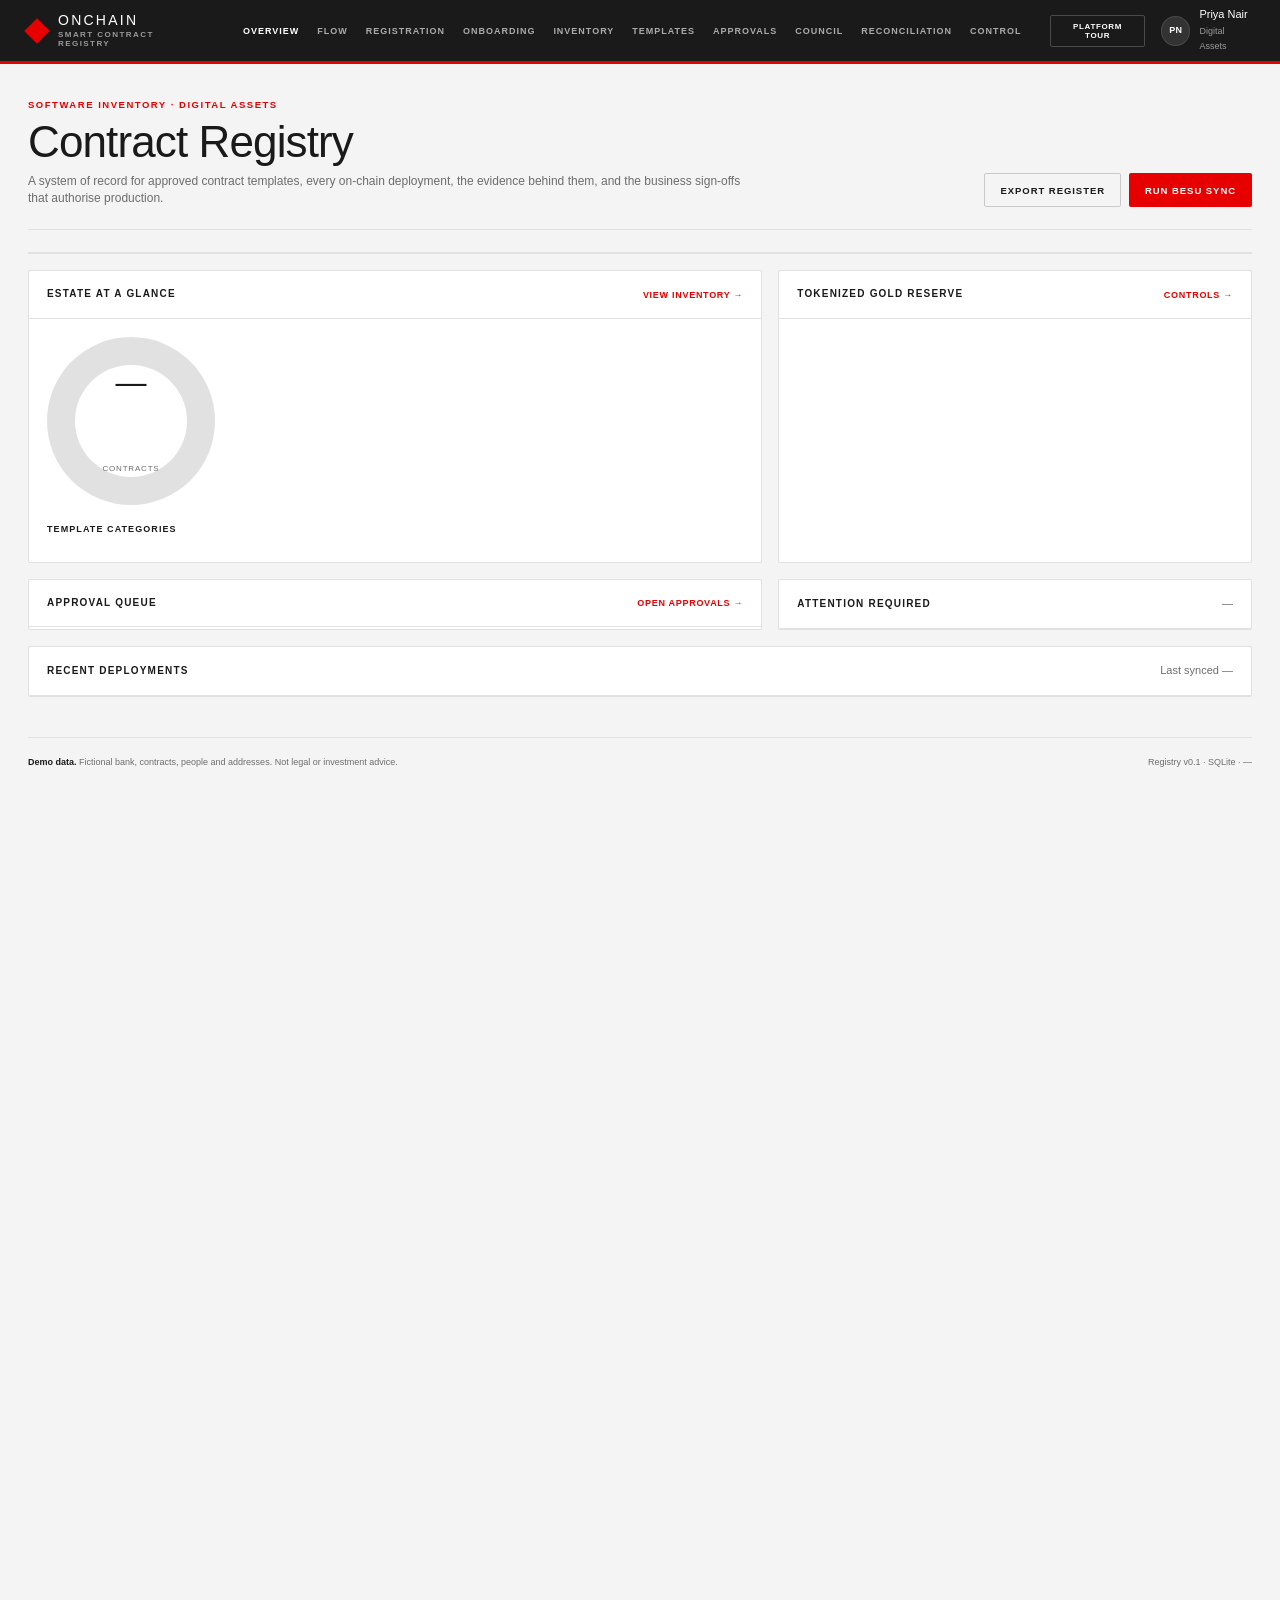
<file: index.html>
<!doctype html>
<html lang="en">
<head>
  <meta charset="utf-8">
  <meta http-equiv="refresh" content="0; url=web/index.html">
  <meta name="viewport" content="width=device-width, initial-scale=1">
  <title>Smart Contract Registry</title>
</head>
<body>
  <p><a href="web/index.html">Open the Smart Contract Registry</a></p>
</body>
</html>
</file>
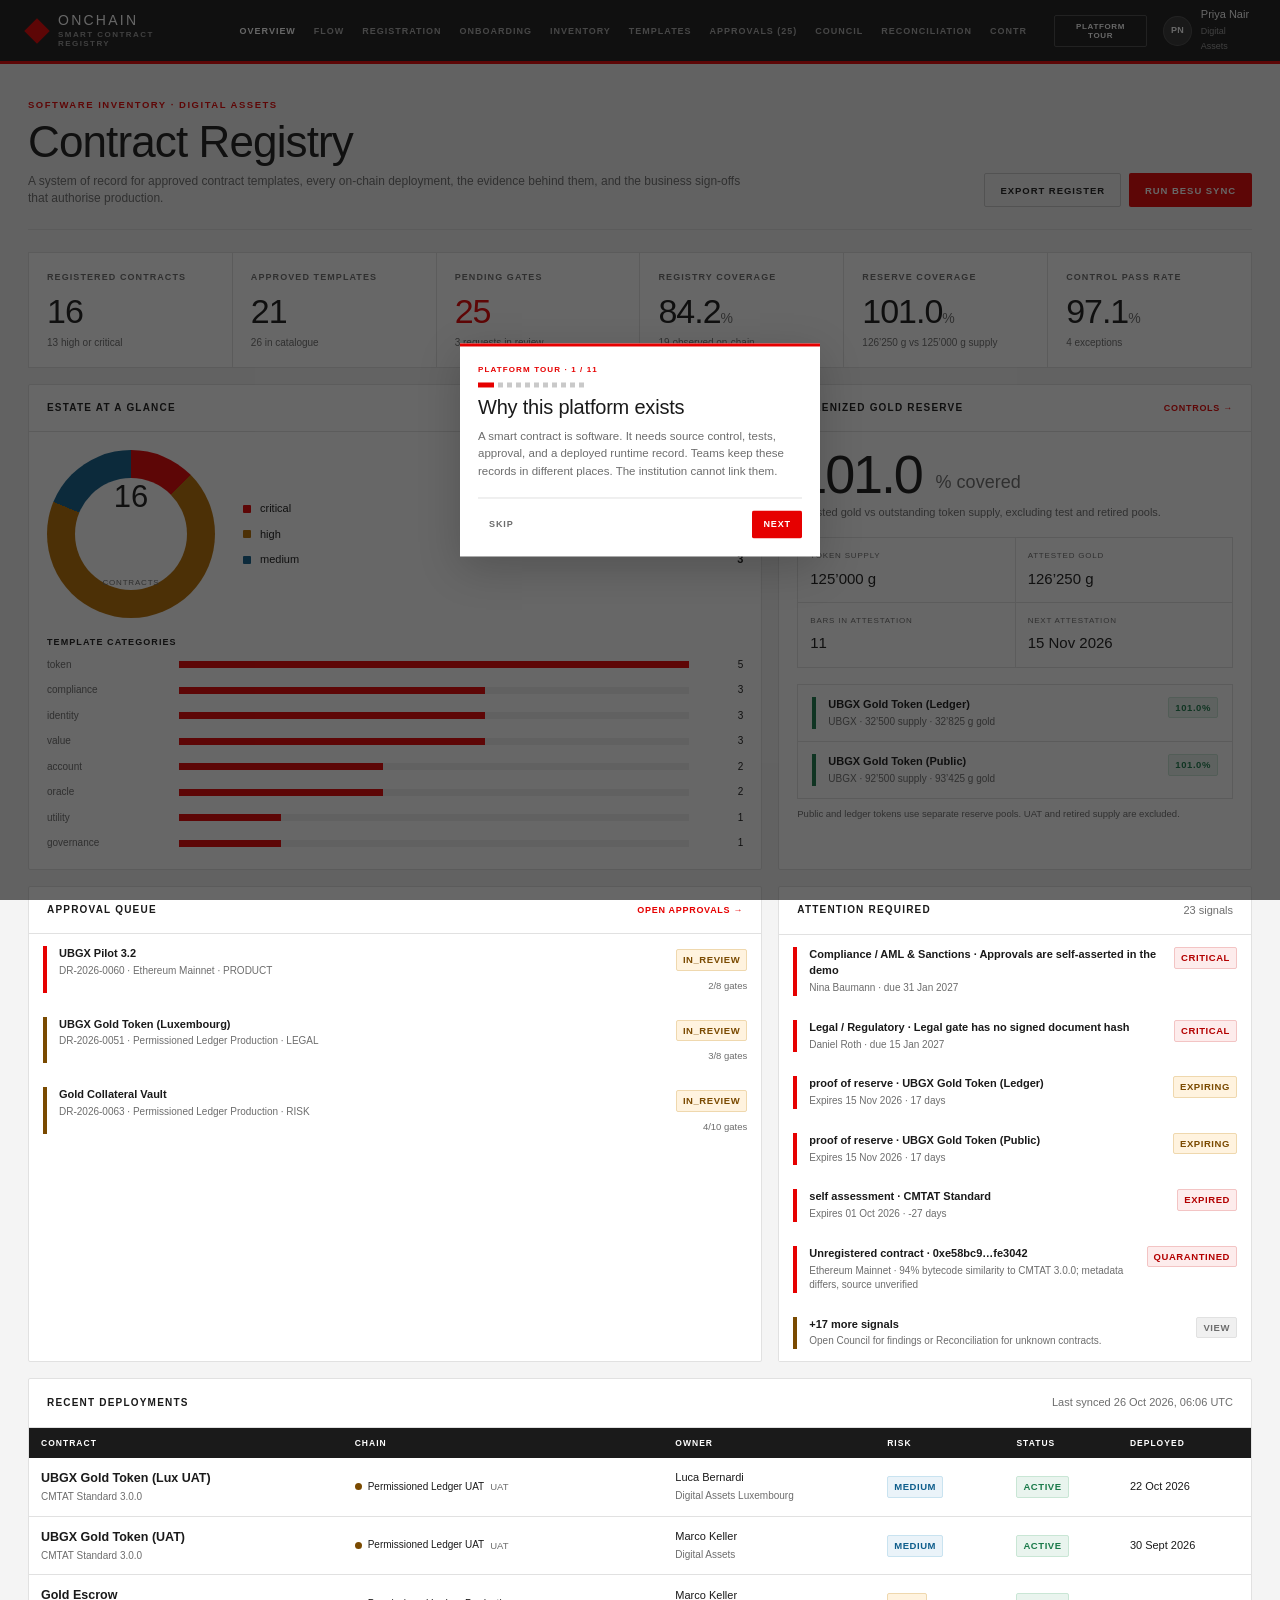
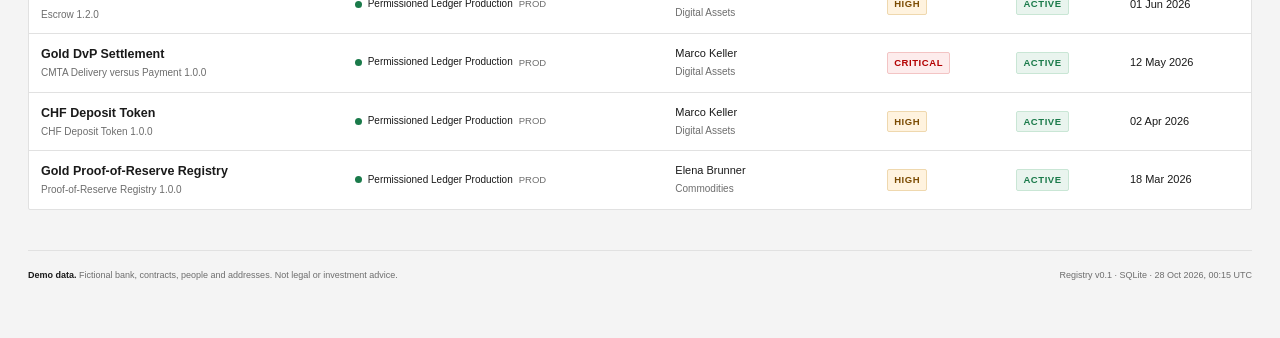
<file: web/index.html>
<!doctype html>
<html lang="en">
<head>
  <meta charset="utf-8">
  <meta name="viewport" content="width=device-width, initial-scale=1">
  <meta name="description" content="Smart Contract Inventory & Control Registry demo">
  <title>Smart Contract Registry — On-chain Control</title>
  <link rel="icon" href="data:image/svg+xml,%3Csvg xmlns='http://www.w3.org/2000/svg' viewBox='0 0 32 32'%3E%3Crect width='32' height='32' fill='%231a1a1a'/%3E%3Crect x='9' y='9' width='14' height='14' fill='%23e60000' transform='rotate(45 16 16)'/%3E%3C/svg%3E">
  <link rel="stylesheet" href="./style.css">
</head>
<body>
  <nav class="topbar" aria-label="Primary">
    <a class="brand" href="#overview" aria-label="Financial Institution Smart Contract Registry">
      <span class="brand-mark" aria-hidden="true"></span>
      <span class="brand-text">
        <span class="brand-name">ONCHAIN</span>
        <span class="brand-sub">Smart Contract Registry</span>
      </span>
    </a>
    <div class="nav-links" role="tablist" aria-label="Views">
      <button class="nav-link active" data-view="overview" role="tab" aria-selected="true">Overview</button>
      <button class="nav-link" data-view="flow" role="tab" aria-selected="false">Flow</button>
      <button class="nav-link" data-view="registration" role="tab" aria-selected="false">Registration</button>
      <button class="nav-link" data-view="onboarding" role="tab" aria-selected="false">Onboarding</button>
      <button class="nav-link" data-view="inventory" role="tab" aria-selected="false">Inventory</button>
      <button class="nav-link" data-view="templates" role="tab" aria-selected="false">Templates</button>
      <button class="nav-link" data-view="approvals" role="tab" aria-selected="false">Approvals <span id="nav-approval-count"></span></button>
      <button class="nav-link" data-view="council" role="tab" aria-selected="false">Council</button>
      <button class="nav-link" data-view="reconciliation" role="tab" aria-selected="false">Reconciliation</button>
      <button class="nav-link" data-view="controls" role="tab" aria-selected="false">Controls</button>
    </div>
    <div class="topbar-right">
      <button class="nav-tour" id="tour-start" type="button">Platform tour</button>
      <span class="env-tag"><span class="env-dot"></span> Besu prod · Ethereum</span>
      <div class="user-chip">
        <div class="avatar" aria-hidden="true"><span>PN</span></div>
        <span>Priya Nair<br><span style="color:#9a9a9a;font-size:9px">Digital Assets</span></span>
      </div>
    </div>
  </nav>

  <main class="shell">
    <header class="page-head">
      <div>
        <div class="eyebrow">Software inventory · Digital assets</div>
        <h1>Contract Registry</h1>
        <p class="page-sub">A system of record for approved contract templates, every on-chain deployment, the evidence behind them, and the business sign-offs that authorise production.</p>
      </div>
      <div class="page-actions">
        <button class="btn btn-outline" id="export-btn">Export register</button>
        <button class="btn btn-primary" id="sync-btn">Run Besu sync</button>
      </div>
    </header>

    <!-- OVERVIEW -->
    <section id="view-overview" class="view active" role="tabpanel" aria-label="Overview">
      <div class="kpi-grid" id="kpi-grid"></div>

      <div class="grid grid-2">
        <div class="card">
          <div class="card-head">
            <div class="card-title">Estate at a glance</div>
            <button class="card-link" data-nav="inventory">View inventory →</button>
          </div>
          <div class="card-body">
            <div class="donut-wrap">
              <div class="donut" id="risk-donut"><div class="donut-center"><strong id="risk-total">—</strong><span>contracts</span></div></div>
              <div class="legend" id="risk-legend"></div>
            </div>
            <div class="detail-section">
              <h4>Template categories</h4>
              <div id="category-bars"></div>
            </div>
          </div>
        </div>
        <div class="card">
          <div class="card-head">
            <div class="card-title">Tokenized gold reserve</div>
            <button class="card-link" data-nav="controls">Controls →</button>
          </div>
          <div class="card-body" id="reserve-card"></div>
        </div>
      </div>

      <div class="grid grid-2">
        <div class="card">
          <div class="card-head">
            <div class="card-title">Approval queue</div>
            <button class="card-link" data-nav="approvals">Open approvals →</button>
          </div>
          <div class="card-body tight" id="approval-preview"></div>
        </div>
        <div class="card">
          <div class="card-head">
            <div class="card-title">Attention required</div>
            <span class="small muted" id="alert-count">—</span>
          </div>
          <div class="card-body tight" id="alert-preview"></div>
        </div>
      </div>

      <div class="card section-gap">
        <div class="card-head">
          <div class="card-title">Recent deployments</div>
          <span class="small muted">Last synced <span id="last-sync">—</span></span>
        </div>
        <div class="card-body tight" id="recent-table"></div>
      </div>

      <div class="footer">
        <span><strong>Demo data.</strong> Fictional bank, contracts, people and addresses. Not legal or investment advice.</span>
        <span>Registry v0.1 · SQLite · <span id="generated-at">—</span></span>
      </div>
    </section>

    <!-- FLOW -->
    <section id="view-flow" class="view" role="tabpanel" aria-label="Control flow">
      <div class="view-intro">
        <div>
          <div class="eyebrow">Control plane · execution plane</div>
          <h2>From approved code to on-chain proof</h2>
          <p>The registry records intent and evidence. FireFly and Kaleido execute. The on-chain record closes the loop.</p>
        </div>
        <div class="page-actions">
          <button class="btn btn-primary" id="flow-play" type="button">Play flow</button>
          <button class="btn btn-outline" id="flow-reset" type="button">Reset</button>
        </div>
      </div>

      <div class="flow-board">
        <div class="flow-thesis" id="flow-thesis">
          <span class="flow-thesis-label">The control question</span>
          <p>Is the code on chain the code that was approved, for the request that was approved? A repository cannot answer that. A block explorer cannot answer that. The registry links the two records.</p>
        </div>

        <div class="flow-legend" aria-hidden="true">
          <span><i class="flow-key control"></i> Control plane</span>
          <span><i class="flow-key execution"></i> Execution plane</span>
          <span><i class="flow-key proof"></i> Evidence</span>
        </div>

        <div class="flow-pipeline" id="flow-pipeline">
          <article class="flow-node tone-control" data-flow-step="0">
            <div class="flow-node-top"><span class="flow-index">01</span><span class="flow-kind">Code</span></div>
            <h3>Approved template</h3>
            <p>Version, source, tests, audit and runtime hash.</p>
            <span class="flow-state">Control plane</span>
          </article>
          <div class="flow-connector" data-flow-link="0" aria-hidden="true"><span class="flow-wire"></span><span class="flow-packet"></span></div>
          <article class="flow-node tone-control" data-flow-step="1">
            <div class="flow-node-top"><span class="flow-index">02</span><span class="flow-kind">Intent</span></div>
            <h3>Pre-chain request</h3>
            <p>Product, chain, risk tier, config and manifest hash.</p>
            <span class="flow-state">No address</span>
          </article>
          <div class="flow-connector" data-flow-link="1" aria-hidden="true"><span class="flow-wire"></span><span class="flow-packet"></span></div>
          <article class="flow-node tone-control" data-flow-step="2">
            <div class="flow-node-top"><span class="flow-index">03</span><span class="flow-kind">Control</span></div>
            <h3>Gates and evidence</h3>
            <p>Role, order, four-eyes, expiry and gaps.</p>
            <span class="flow-state">Decision</span>
          </article>
          <div class="flow-connector" data-flow-link="2" aria-hidden="true"><span class="flow-wire"></span><span class="flow-packet"></span></div>
          <article class="flow-node tone-execution" data-flow-step="3">
            <div class="flow-node-top"><span class="flow-index">04</span><span class="flow-kind">Execute</span></div>
            <h3>FireFly / Kaleido</h3>
            <p>FireFly submits. Kaleido signs and permits.</p>
            <span class="flow-state">Execution plane</span>
          </article>
          <div class="flow-connector" data-flow-link="3" aria-hidden="true"><span class="flow-wire"></span><span class="flow-packet"></span></div>
          <article class="flow-node tone-proof" data-flow-step="4">
            <div class="flow-node-top"><span class="flow-index">05</span><span class="flow-kind">Proof</span></div>
            <h3>On-chain instance</h3>
            <p>Address, transaction, block and runtime hash.</p>
            <span class="flow-state">Chain fact</span>
          </article>
          <div class="flow-connector" data-flow-link="4" aria-hidden="true"><span class="flow-wire"></span><span class="flow-packet"></span></div>
          <article class="flow-node tone-control" data-flow-step="5">
            <div class="flow-node-top"><span class="flow-index">06</span><span class="flow-kind">Monitor</span></div>
            <h3>Reconciliation</h3>
            <p>Match the runtime hash. Quarantine unknown code.</p>
            <span class="flow-state">Continuous</span>
          </article>
        </div>

        <div class="flow-detail" id="flow-detail" aria-live="polite">
          <div class="flow-detail-top">
            <span class="flow-detail-label" id="flow-detail-label">Step 1 of 6 · Control plane</span>
            <span class="flow-detail-link" id="flow-detail-link">Template → request</span>
          </div>
          <p id="flow-detail-text">A smart contract starts as software. The template records the exact code, tests, audit and runtime hash that the institution approved.</p>
          <div class="flow-detail-progress" aria-hidden="true"><span id="flow-detail-bar"></span></div>
        </div>
      </div>

      <div class="flow-states">
        <article class="flow-state-card">
          <div class="flow-state-head">
            <span class="flow-state-tag">Before deployment</span>
            <span class="flow-state-pill">Pre-chain</span>
          </div>
          <h3>The record of decision</h3>
          <p>The institution records what it intends to deploy, why, for which users, and who accepted the risk.</p>
          <div class="flow-facts">
            <div><span>Template + version</span><strong>Approved code</strong></div>
            <div><span>Config hash</span><strong>Exact parameters</strong></div>
            <div><span>Approval gates</span><strong>Roles + evidence</strong></div>
            <div><span>Deployment authority</span><strong>FireFly / Kaleido</strong></div>
            <div><span>On-chain address</span><strong>Does not exist yet</strong></div>
          </div>
        </article>

        <div class="flow-bridge" id="flow-bridge">
          <span class="flow-bridge-kicker">The link</span>
          <div class="flow-bridge-badge">Hash match</div>
          <span class="flow-bridge-line" aria-hidden="true"></span>
          <p>Same request ID. Same runtime code hash. A mismatch opens an incident.</p>
        </div>

        <article class="flow-state-card">
          <div class="flow-state-head">
            <span class="flow-state-tag">After deployment</span>
            <span class="flow-state-pill">On-chain</span>
          </div>
          <h3>The record of fact</h3>
          <p>The chain records what exists: the address, the transaction, the runtime code, the admin and the state.</p>
          <div class="flow-facts">
            <div><span>Address</span><strong>Chain location</strong></div>
            <div><span>Transaction + block</span><strong>Deployment proof</strong></div>
            <div><span>Runtime code hash</span><strong>Actual code</strong></div>
            <div><span>Proxy + implementation</span><strong>Upgrade path</strong></div>
            <div><span>Admin + state</span><strong>Control surface</strong></div>
          </div>
        </article>
      </div>
    </section>

    <!-- REGISTRATION -->
    <section id="view-registration" class="view" role="tabpanel" aria-label="Registration">
      <div class="view-intro">
        <div>
          <h2>Registration &amp; deployment linkage</h2>
          <p>Register the intent before deployment. The same pre-chain record later points to the deployed address, transaction, block and runtime code hash.</p>
        </div>
        <div class="flex gap-12 center">
          <span class="result-count" id="registration-count">—</span>
          <button class="btn btn-primary" id="registration-new">New registration</button>
        </div>
      </div>
      <div class="kpi-grid" id="registration-kpis"></div>
      <div class="grid grid-2">
        <div class="card">
          <div class="card-head">
            <div class="card-title">Registration record</div>
            <span class="small muted" id="registration-selected-id">—</span>
          </div>
          <div class="card-body" id="registration-receipt"></div>
        </div>
        <div class="card">
          <div class="card-head">
            <div class="card-title">Pre-chain → on-chain lifecycle</div>
            <span class="small muted">Same record, later linked</span>
          </div>
          <div class="card-body" id="registration-lifecycle"></div>
        </div>
      </div>
      <div class="card section-gap">
        <div class="card-head">
          <div class="card-title">Registration ↔ deployed contract</div>
          <span class="small muted">Select a registration to inspect the link</span>
        </div>
        <div class="card-body tight" id="registration-table"></div>
      </div>
      <div class="form-note" style="padding:12px 0 0">
        A pre-chain record is a <strong>deployment request</strong> plus template, config hash, manifest hash and approvals. The on-chain record is only created after the deployment transaction. The link is the request ID, deployment transaction and bytecode hash match — not a spreadsheet note.
      </div>
    </section>

    <!-- ONBOARDING -->
    <section id="view-onboarding" class="view" role="tabpanel" aria-label="Onboarding">
      <div class="view-intro">
        <div>
          <h2>Register a contract</h2>
          <p>Start with the business intent, not the address. The wizard creates a pre-chain registration, computes the risk tier and required gates, and records the evidence gaps before anything is deployed.</p>
        </div>
        <span class="result-count" id="onboarding-step-label">Step 1 of 4</span>
      </div>
      <div class="grid grid-2">
        <div class="card">
          <div class="card-head">
            <div class="card-title">Onboarding wizard</div>
            <span class="small muted" id="onboarding-progress-label">1 / 4</span>
          </div>
          <div class="card-body">
            <div class="wizard-ruler"><span data-ruler="1" class="active">1 Intent</span><span data-ruler="2">2 Deployment</span><span data-ruler="3">3 Evidence</span><span data-ruler="4">4 Review</span></div>
            <form id="onboarding-form" autocomplete="off">
              <div class="wizard-step active" data-step="1">
                <div class="wizard-heading">What are you registering?</div>
                <div class="form-grid">
                  <div class="form-row"><label for="ob-name">Contract / product name</label><input id="ob-name" type="text" placeholder="e.g. Gold collateral rule" required aria-describedby="ob-name-error"><p class="field-error" id="ob-name-error" hidden></p></div>
                  <div class="form-row"><label for="ob-purpose">Purpose</label><select id="ob-purpose"><option value="tokenized_asset">Tokenized asset</option><option value="settlement">Settlement / value</option><option value="compliance">Compliance / rule engine</option><option value="utility">Utility / infrastructure</option></select></div>
                  <div class="form-row"><label for="ob-source">Code source</label><select id="ob-source"><option value="new">New template from scratch</option><option value="approved_params">Approved template, new parameters</option><option value="modified">Approved template, modified code</option><option value="third_party">Third-party / OSS template</option></select></div>
                  <div class="form-row" id="ob-template-row"><label for="ob-template">Approved template</label><select id="ob-template"></select></div>
                  <div class="form-row"><label for="ob-division">Business division</label><select id="ob-division"></select></div>
                  <div class="form-row"><label for="ob-owner">Business owner</label><select id="ob-owner"></select></div>
                  <div class="form-row full"><label for="ob-source-ref">Source repo / commit (optional)</label><input id="ob-source-ref" type="text" placeholder="git URL, branch, commit"></div>
                  <div class="form-row full"><label for="ob-notes">Notes</label><textarea id="ob-notes" placeholder="What is the business purpose, client journey or dependency?"></textarea></div>
                </div>
              </div>
              <div class="wizard-step" data-step="2">
                <div class="wizard-heading">Where and for whom?</div>
                <div class="form-grid">
                  <div class="form-row"><label for="ob-chain">Chain / environment</label><select id="ob-chain"></select></div>
                  <div class="form-row"><label for="ob-impact">Who uses or holds it?</label><select id="ob-impact"><option value="internal">Internal only</option><option value="external">External clients / investors</option><option value="both">Both</option></select></div>
                  <div class="form-row"><label for="ob-risk">Risk tier</label><select id="ob-risk"><option value="auto">Auto — recommend</option><option value="low">Low</option><option value="medium">Medium</option><option value="high">High</option><option value="critical">Critical</option></select></div>
                  <div class="form-row"><label for="ob-authority">Deployment authority</label><select id="ob-authority"><option value="firefly_kaleido">FireFly under Kaleido</option><option value="safe_timelock">Safe / Timelock</option><option value="factory">Factory / CREATE2</option><option value="manual">Manual developer wallet</option></select></div>
                  <div class="form-row full"><label for="ob-window">Target window (optional)</label><input id="ob-window" type="text" placeholder="e.g. 2026-11-10 09:00-11:00 UTC"></div>
                </div>
                <div class="alert-item" style="margin-top:12px"><span class="alert-mark green"></span><div class="alert-main"><div class="alert-title">FireFly under Kaleido</div><div class="alert-sub">FireFly submits the signed deployment through the Kaleido digital-asset platform. The registry records the pre-chain intent here and links the FireFly/Kaleido receipt, address, block and runtime hash after deployment.</div></div></div>
              </div>
              <div class="wizard-step" data-step="3">
                <div class="wizard-heading">What evidence exists today?</div>
                <div class="evidence-grid">
                  <label class="check-row"><input type="checkbox" class="ob-evidence" value="source_tests" checked> <span><strong>Source + tests</strong><small>Repository, test suite, build instructions</small></span></label>
                  <label class="check-row"><input type="checkbox" class="ob-evidence" value="audit"> <span><strong>Independent audit</strong><small>External audit with scope and findings</small></span></label>
                  <label class="check-row"><input type="checkbox" class="ob-evidence" value="legal" checked> <span><strong>Legal opinion / terms</strong><small>Token/prospectus terms and enforceability</small></span></label>
                  <label class="check-row"><input type="checkbox" class="ob-evidence" value="dpia" checked> <span><strong>DPIA / privacy review</strong><small>On-chain data and privacy-group assessment</small></span></label>
                  <label class="check-row"><input type="checkbox" class="ob-evidence" value="dora" checked> <span><strong>DORA / third-party</strong><small>ICT provider, outsourcing and exit review</small></span></label>
                  <label class="check-row"><input type="checkbox" class="ob-evidence" value="reserve"> <span><strong>Proof of reserve</strong><small>Custodian, auditor and reserve attestation</small></span></label>
                </div>
                <div class="form-note">The wizard does not pretend missing evidence exists. Missing items remain visible and block readiness; they are the agenda for the council.</div>
              </div>
              <div class="wizard-step" data-step="4">
                <div class="wizard-heading">Review the pre-chain registration</div>
                <div id="onboarding-review"></div>
                <div class="form-note">Creating this record does not deploy anything. It creates a deployment request with pending gates and no on-chain address.</div>
              </div>
              <div class="wizard-actions">
                <button type="button" class="btn btn-outline" id="ob-back">Back</button>
                <button type="button" class="btn btn-primary" id="ob-next">Continue</button>
                <button type="button" class="btn btn-primary" id="ob-create" style="display:none">Create pre-chain registration</button>
              </div>
            </form>
          </div>
        </div>
        <div class="card">
          <div class="card-head"><div class="card-title">Guardrails preview</div><span class="small muted">Computed from the answers</span></div>
          <div class="card-body" id="onboarding-preview"><div class="empty">Answer the first step to see the path, risk and gates.</div></div>
        </div>
      </div>
    </section>

    <!-- INVENTORY -->
    <section id="view-inventory" class="view" role="tabpanel" aria-label="Inventory">
      <div class="view-intro">
        <div>
          <h2>Contract inventory</h2>
          <p>One row per logical deployment. Implementations and shared infrastructure are linked as dependencies, not counted as products.</p>
        </div>
        <span class="result-count" id="inventory-count">—</span>
      </div>
      <div class="filter-bar">
        <div class="search"><input id="inventory-search" type="search" placeholder="Search product, template, address or owner" aria-label="Search inventory"></div>
        <select class="filter" id="inventory-risk" aria-label="Filter by risk">
          <option value="">All risk tiers</option><option value="critical">Critical</option><option value="high">High</option><option value="medium">Medium</option><option value="low">Low</option>
        </select>
        <select class="filter" id="inventory-chain" aria-label="Filter by chain"><option value="">All chains</option></select>
        <select class="filter" id="inventory-status" aria-label="Filter by status">
          <option value="">All statuses</option><option value="active">Active</option><option value="paused">Paused</option><option value="retired">Retired</option><option value="deprecated">Deprecated</option>
        </select>
      </div>
      <div class="card">
        <div class="table-wrap" id="inventory-table"></div>
      </div>
    </section>

    <!-- TEMPLATES -->
    <section id="view-templates" class="view" role="tabpanel" aria-label="Templates">
      <div class="view-intro">
        <div>
          <h2>Template catalogue</h2>
          <p>Approved code artifacts, their standards, audit state and every deployment that reuses them. A template is not a deployment.</p>
        </div>
        <span class="result-count" id="template-count">—</span>
      </div>
      <div class="filter-bar">
        <div class="search"><input id="template-search" type="search" placeholder="Search template, version or standard" aria-label="Search templates"></div>
        <select class="filter" id="template-category" aria-label="Filter by category"><option value="">All categories</option></select>
        <select class="filter" id="template-status" aria-label="Filter by template status">
          <option value="">All statuses</option><option value="approved">Approved</option><option value="draft">Draft</option><option value="deprecated">Deprecated</option>
        </select>
      </div>
      <div class="template-grid" id="template-grid"></div>
      <div class="card section-gap">
        <div class="card-head"><div class="card-title">Template controls coverage</div><span class="small muted">Templates with audit state and live deployments</span></div>
        <div class="card-body tight" id="template-table"></div>
      </div>
    </section>

    <!-- APPROVALS -->
    <section id="view-approvals" class="view" role="tabpanel" aria-label="Approvals">
      <div class="view-intro">
        <div>
          <h2>Business sign-offs</h2>
          <p>No production deployment without the required gates. Approvals are role-based, ordered, evidence-linked and checked for segregation of duties.</p>
        </div>
        <span class="result-count" id="approval-count">—</span>
      </div>
      <div class="kpi-grid" id="approval-kpis"></div>
      <div class="detail-section">
        <h4>Deployment requests</h4>
        <div class="approval-list" id="deployment-approvals"></div>
      </div>
      <div class="grid grid-2-equal section-gap">
        <div class="card">
          <div class="card-head"><div class="card-title">Template approvals</div></div>
          <div class="card-body" id="template-approvals"></div>
        </div>
        <div class="card">
          <div class="card-head"><div class="card-title">Change requests</div></div>
          <div class="card-body" id="change-approvals"></div>
        </div>
      </div>
    </section>

    <!-- COUNCIL -->
    <section id="view-council" class="view" role="tabpanel" aria-label="Council">
      <div class="view-intro">
        <div>
          <h2>Compliance & control council</h2>
          <p>A pstack-style review by the roles that actually have to sign this off: business, compliance, legal, operational risk, security, DPO, finance and regulator. Each finding has an owner, severity and evidence ask.</p>
        </div>
        <span class="result-count" id="council-count">—</span>
      </div>
      <div class="kpi-grid" id="council-kpis"></div>
      <div class="grid">
        <div class="card">
          <div class="card-head"><div class="card-title">Persona council</div><span class="small muted">Independent challenge</span></div>
          <div class="card-body" id="persona-cards"></div>
        </div>
        <div class="card">
          <div class="card-head"><div class="card-title">Compliance coverage</div><span class="small muted">Product-level profile</span></div>
          <div class="card-body tight" id="compliance-table"></div>
        </div>
      </div>
      <div class="card section-gap">
        <div class="card-head"><div class="card-title">Findings & actions</div><span class="small muted">Open, accepted and remediated</span></div>
        <div class="card-body tight" id="findings-table"></div>
      </div>
      <div class="grid grid-2 section-gap">
        <div class="card">
          <div class="card-head"><div class="card-title">Approval evidence gaps</div><span class="small muted">What audit cannot rely on</span></div>
          <div class="card-body tight" id="evidence-gaps-table"></div>
        </div>
        <div class="card">
          <div class="card-head"><div class="card-title">ICT third parties</div><span class="small muted">DORA dependency view</span></div>
          <div class="card-body tight" id="ict-table"></div>
        </div>
      </div>
      <div class="card section-gap">
        <div class="card-head"><div class="card-title">Reserve reconciliation & deployer risk</div><span class="small muted">Finance and CISO view</span></div>
        <div class="card-body" id="council-recon"></div>
      </div>
    </section>

    <!-- RECONCILIATION -->
    <section id="view-reconciliation" class="view" role="tabpanel" aria-label="Reconciliation">
      <div class="view-intro">
        <div>
          <h2>On-chain reconciliation</h2>
          <p>Besu JSON-RPC discovery feeds the registry. The chain is evidence, not the system of record. Unknown contracts never get silently ignored.</p>
        </div>
        <span class="result-count" id="discovery-count">—</span>
      </div>
      <div class="chain-grid" id="chain-cards"></div>
      <div class="grid grid-2 section-gap">
        <div class="card">
          <div class="card-head"><div class="card-title">Unknown / unlinked contracts</div><span class="small muted">Triage queue</span></div>
          <div class="card-body tight" id="discovery-table"></div>
        </div>
        <div class="card">
          <div class="card-head"><div class="card-title">Besu ingestion flow</div></div>
          <div class="card-body" id="sync-flow"></div>
        </div>
      </div>
      <div class="card section-gap">
        <div class="card-head"><div class="card-title">Sync runs</div><span class="small muted">Idempotent, checkpointed, finality-aware</span></div>
        <div class="card-body tight" id="sync-runs"></div>
      </div>
    </section>

    <!-- CONTROLS -->
    <section id="view-controls" class="view" role="tabpanel" aria-label="Controls">
      <div class="view-intro">
        <div>
          <h2>Controls & evidence</h2>
          <p>Runtime controls mapped to DORA, SOX and the internal smart-contract framework. Exceptions are explicit, owned and traceable.</p>
        </div>
        <span class="result-count" id="control-count">—</span>
      </div>
      <div class="kpi-grid" id="control-kpis"></div>
      <div class="grid grid-2">
        <div class="card">
          <div class="card-head"><div class="card-title">Control coverage</div><span class="small muted">All logical contracts</span></div>
          <div class="card-body" id="control-coverage"></div>
        </div>
        <div class="card">
          <div class="card-head"><div class="card-title">Expiring evidence</div><span class="small muted">Next 60 days</span></div>
          <div class="card-body tight" id="attestation-table"></div>
        </div>
      </div>
      <div class="grid grid-2 section-gap">
        <div class="card">
          <div class="card-head"><div class="card-title">Control exceptions</div><span class="small muted">Accepted or remediating</span></div>
          <div class="card-body tight" id="control-exceptions"></div>
        </div>
        <div class="card">
          <div class="card-head"><div class="card-title">Open incidents</div></div>
          <div class="card-body tight" id="incident-table"></div>
        </div>
      </div>
      <div class="card section-gap">
        <div class="card-head"><div class="card-title">Reserve & deployment readiness</div><span class="small muted">Token supply vs attested gold</span></div>
        <div class="card-body tight" id="reserve-table"></div>
      </div>
      <div class="card section-gap">
        <div class="card-head"><div class="card-title">Deployment readiness</div><span class="small muted">Policy-computed</span></div>
        <div class="card-body tight" id="readiness-table"></div>
      </div>
    </section>
  </main>

  <div class="modal-backdrop" id="modal-backdrop" role="dialog" aria-modal="true" aria-labelledby="modal-title">
    <div class="modal" id="modal">
      <div id="modal-content"></div>
    </div>
  </div>
  <div id="tour-layer" role="dialog" aria-modal="true" aria-labelledby="tour-title">
    <div id="tour-shade" aria-hidden="true">
      <div class="tour-shade-panel" data-shade="top"></div>
      <div class="tour-shade-panel" data-shade="bottom"></div>
      <div class="tour-shade-panel" data-shade="left"></div>
      <div class="tour-shade-panel" data-shade="right"></div>
    </div>
    <div id="tour-ring" aria-hidden="true"></div>
    <div id="tour-popover" data-placement="bottom" tabindex="-1">
      <div class="tour-eyebrow">Platform tour · <span id="tour-step-count">1 / 11</span></div>
      <div class="tour-dots" id="tour-dots" aria-hidden="true"></div>
      <div class="tour-title" id="tour-title"></div>
      <div class="tour-body" id="tour-body"></div>
      <div class="tour-actions">
        <button class="btn btn-ghost btn-sm" id="tour-skip" type="button">Skip</button>
        <div class="flex gap-8">
          <button class="btn btn-outline btn-sm" id="tour-back" type="button">Back</button>
          <button class="btn btn-primary btn-sm" id="tour-next" type="button">Next</button>
        </div>
      </div>
    </div>
  </div>
  <div class="toast-wrap" id="toast-wrap" aria-live="polite"></div>

  <script src="./data.js"></script>
  <script src="./static-api.js"></script>
  <script src="./app.js"></script>
</body>
</html>
</file>
<file: web/style.css>
/* Smart Contract Registry — Swiss-style design system.
   Red is reserved for accents, risk and primary actions. */
:root {
  --red: #e60000;
  --red-dark: #b30000;
  --red-bg: #fdecec;
  --ink: #1a1a1a;
  --ink-2: #2a2a2a;
  --paper: #ffffff;
  --canvas: #f4f4f4;
  --canvas-2: #ececec;
  --line: #e1e1e1;
  --line-strong: #c9c9c9;
  --muted: #6d6d6d;
  --muted-2: #5f5f5f;
  --green: #1a7a4a;
  --green-bg: #e9f4ee;
  --amber: #7a4a00;
  --amber-bg: #fff3df;
  --blue: #0f5e8c;
  --blue-bg: #eaf3f9;
  --gray-bg: #f0f0f0;
  --radius: 2px;
  --shadow: 0 2px 8px rgba(0, 0, 0, 0.08);
  --shadow-lg: 0 12px 40px rgba(0, 0, 0, 0.2);
  --font: "Helvetica Neue", Helvetica, Arial, sans-serif;
  --mono: "SFMono-Regular", Consolas, "Liberation Mono", monospace;
  --nav-h: 64px;
}

*, *::before, *::after { box-sizing: border-box; margin: 0; padding: 0; }
html { font-size: 16px; scroll-behavior: smooth; }
body {
  font-family: var(--font);
  color: var(--ink);
  background: var(--canvas);
  -webkit-font-smoothing: antialiased;
  line-height: 1.45;
}
button, input, select, textarea { font-family: inherit; }
button { cursor: pointer; }
a { color: inherit; }
::selection { background: var(--red); color: #fff; }
:focus-visible { outline: 2px solid var(--red); outline-offset: 2px; }

.topbar {
  position: sticky;
  top: 0;
  z-index: 100;
  height: var(--nav-h);
  display: flex;
  align-items: center;
  gap: 28px;
  padding: 0 28px;
  background: var(--ink);
  border-bottom: 3px solid var(--red);
}
.brand { display: flex; align-items: center; gap: 12px; min-width: 220px; text-decoration: none; }
.brand-mark {
  width: 18px; height: 18px; background: var(--red);
  transform: rotate(45deg); flex: 0 0 auto;
}
.brand-text { display: flex; flex-direction: column; line-height: 1.05; }
.brand-name { color: #fff; font-size: 14px; font-weight: 300; letter-spacing: 0.16em; }
.brand-sub { color: #9a9a9a; font-size: 8px; font-weight: 600; letter-spacing: 0.18em; text-transform: uppercase; margin-top: 4px; }
.nav-links { display: flex; align-self: stretch; overflow-x: auto; scrollbar-width: none; }
.nav-links::-webkit-scrollbar { display: none; }
.nav-link {
  appearance: none; border: 0; background: none; color: #ababab;
  padding: 0 15px; font-size: 10px; font-weight: 600; letter-spacing: 0.11em;
  text-transform: uppercase; border-bottom: 3px solid transparent;
  margin-bottom: -3px; transition: color .15s ease, border-color .15s ease;
  white-space: nowrap;
}
.nav-link:hover { color: #fff; }
.nav-link.active { color: #fff; border-bottom-color: var(--red); }
.topbar-right { margin-left: auto; display: flex; align-items: center; gap: 16px; }
.env-tag {
  display: flex; align-items: center; gap: 7px;
  color: #d8d8d8; font-size: 9px; font-weight: 600; letter-spacing: 0.1em;
  text-transform: uppercase;
}
.env-dot { width: 7px; height: 7px; border-radius: 50%; background: #35c07a; box-shadow: 0 0 0 3px rgba(53,192,122,.12); }
.user-chip { display: flex; align-items: center; gap: 9px; color: #fff; font-size: 11px; }
.avatar {
  width: 30px; height: 30px; border-radius: 50%; display: grid; place-items: center;
  background: #333; border: 1px solid #4a4a4a; font-size: 9px; font-weight: 700; letter-spacing: .04em;
}
.avatar span { color: #fff; }

.shell { max-width: 1480px; margin: 0 auto; padding: 0 28px 56px; }
.page-head { display: flex; align-items: flex-end; justify-content: space-between; gap: 24px; padding: 34px 0 22px; border-bottom: 1px solid var(--line); }
.eyebrow { color: var(--red); font-size: 9.5px; font-weight: 700; letter-spacing: .16em; text-transform: uppercase; margin-bottom: 8px; }
h1 { font-size: 44px; line-height: 1.02; font-weight: 300; letter-spacing: -.02em; }
.page-sub { color: var(--muted); font-size: 12px; margin-top: 8px; max-width: 720px; }
.page-actions { display: flex; gap: 8px; flex-wrap: wrap; justify-content: flex-end; }

.btn {
  display: inline-flex; align-items: center; justify-content: center; gap: 7px;
  min-height: 34px; padding: 0 15px; border: 1px solid transparent;
  border-radius: var(--radius); font-size: 9.5px; font-weight: 700;
  letter-spacing: .1em; text-transform: uppercase; text-decoration: none;
  transition: background .15s ease, color .15s ease, border-color .15s ease;
}
.btn-primary { background: var(--red); color: #fff; }
.btn-primary:hover { background: var(--red-dark); }
.btn-outline { background: transparent; color: var(--ink); border-color: var(--line-strong); }
.btn-outline:hover { border-color: var(--ink); }
.btn-ghost { background: transparent; color: var(--muted); border-color: transparent; }
.btn-ghost:hover { color: var(--ink); background: var(--gray-bg); }
.btn-danger { background: transparent; color: var(--red); border-color: var(--red); }
.btn-danger:hover { background: var(--red); color: #fff; }
.btn-sm { min-height: 28px; padding: 0 10px; font-size: 9px; }
.btn:disabled { opacity: .45; cursor: not-allowed; }

.kpi-grid { display: grid; grid-template-columns: repeat(6, minmax(0, 1fr)); gap: 1px; background: var(--line); border: 1px solid var(--line); margin-top: 22px; }
.kpi { background: var(--paper); padding: 18px 18px 16px; min-height: 112px; display: flex; flex-direction: column; justify-content: space-between; }
.kpi-label { color: var(--muted); font-size: 9px; font-weight: 700; letter-spacing: .12em; text-transform: uppercase; }
.kpi-value { font-size: 34px; line-height: 1; font-weight: 300; letter-spacing: -.03em; margin: 10px 0 8px; font-variant-numeric: tabular-nums; }
.kpi-value small { font-size: 14px; color: var(--muted); font-weight: 400; }
.kpi-sub { color: var(--muted); font-size: 10px; }
.kpi-sub strong { color: var(--ink); font-weight: 700; }
.kpi.alert .kpi-value { color: var(--red); }

.grid { display: grid; gap: 16px; margin-top: 16px; }
.grid-2 { grid-template-columns: minmax(0, 1.55fr) minmax(320px, 1fr); }
.grid-3 { grid-template-columns: repeat(3, minmax(0, 1fr)); }
.grid-2-equal { grid-template-columns: repeat(2, minmax(0, 1fr)); }

.card { background: var(--paper); border: 1px solid var(--line); border-radius: var(--radius); min-width: 0; }
.card-head { display: flex; align-items: center; justify-content: space-between; gap: 16px; padding: 16px 18px; border-bottom: 1px solid var(--line); }
.card-title { font-size: 10px; font-weight: 700; letter-spacing: .12em; text-transform: uppercase; }
.card-link { border: 0; background: none; color: var(--red); font-size: 9px; font-weight: 700; letter-spacing: .08em; text-transform: uppercase; }
.card-body { padding: 18px; }
.card-body.tight { padding: 0; }
.muted { color: var(--muted); }
.mono { font-family: var(--mono); font-size: 11px; }
.small { font-size: 11px; }
.tiny { font-size: 9.5px; }
.nowrap { white-space: nowrap; }
.right { text-align: right; }
.flex { display: flex; }
.between { justify-content: space-between; }
.center { align-items: center; }
.gap-8 { gap: 8px; }
.gap-12 { gap: 12px; }
.gap-16 { gap: 16px; }
.mt-8 { margin-top: 8px; }
.mt-12 { margin-top: 12px; }
.mt-16 { margin-top: 16px; }

/* Risk donut */
.donut-wrap { display: flex; gap: 28px; align-items: center; }
.donut {
  width: 168px; height: 168px; border-radius: 50%; position: relative; flex: 0 0 auto;
  background: conic-gradient(var(--line) 0 100%);
}
.donut::after {
  content: ""; position: absolute; inset: 28px; border-radius: 50%; background: var(--paper);
}
.donut-center { position: absolute; inset: 0; display: grid; place-items: center; z-index: 1; text-align: center; }
.donut-center strong { display: block; font-size: 31px; font-weight: 300; line-height: 1; }
.donut-center span { display: block; color: var(--muted); font-size: 8px; letter-spacing: .1em; text-transform: uppercase; margin-top: 4px; }
.legend { flex: 1; display: flex; flex-direction: column; gap: 10px; }
.legend-row { display: flex; align-items: center; gap: 9px; font-size: 11px; }
.legend-dot { width: 8px; height: 8px; border-radius: 1px; flex: 0 0 auto; }
.legend-row .count { margin-left: auto; font-weight: 700; font-variant-numeric: tabular-nums; }

.bar-row { display: grid; grid-template-columns: 120px 1fr 42px; gap: 12px; align-items: center; margin-bottom: 11px; }
.bar-row:last-child { margin-bottom: 0; }
.bar-label { font-size: 10px; color: var(--muted); white-space: nowrap; overflow: hidden; text-overflow: ellipsis; }
.bar-track { height: 7px; background: var(--gray-bg); overflow: hidden; }
.bar-fill { height: 100%; background: var(--red); transition: width .4s ease; }
.bar-fill.green { background: var(--green); }
.bar-fill.amber { background: var(--amber); }
.bar-fill.blue { background: var(--blue); }
.bar-value { font-size: 10px; text-align: right; font-variant-numeric: tabular-nums; }

.reserve-hero { display: flex; align-items: flex-end; gap: 14px; margin-bottom: 6px; }
.reserve-pct { font-size: 54px; line-height: .9; font-weight: 300; letter-spacing: -.04em; }
.reserve-unit { font-size: 18px; font-weight: 300; color: var(--muted); padding-bottom: 4px; }
.reserve-meta { display: grid; grid-template-columns: 1fr 1fr; gap: 1px; background: var(--line); border: 1px solid var(--line); margin-top: 16px; }
.reserve-meta div { background: var(--paper); padding: 12px; }
.reserve-meta span { display: block; color: var(--muted); font-size: 8px; letter-spacing: .1em; text-transform: uppercase; margin-bottom: 5px; }
.reserve-meta strong { font-size: 15px; font-weight: 400; }

/* Tables */
.table-wrap { overflow-x: auto; }
table { width: 100%; border-collapse: collapse; }
thead th {
  background: var(--ink); color: #fff; padding: 9px 12px; text-align: left;
  font-size: 8.5px; font-weight: 700; letter-spacing: .12em; text-transform: uppercase;
  white-space: nowrap;
}
tbody td { padding: 11px 12px; border-bottom: 1px solid var(--line); font-size: 12px; vertical-align: middle; }
tbody tr:last-child td { border-bottom: 0; }
tbody tr.clickable { cursor: pointer; transition: background .12s ease; }
tbody tr.clickable:hover { background: #fafafa; }
tbody tr.clickable:hover .row-title { color: var(--red); }
.row-title { font-weight: 600; font-size: 12.5px; }
.row-sub { color: var(--muted); font-size: 10px; margin-top: 3px; }
.addr { font-family: var(--mono); font-size: 10px; color: var(--muted); }
.empty { padding: 30px 18px; text-align: center; color: var(--muted); font-size: 12px; }

.badge {
  display: inline-flex; align-items: center; gap: 4px; padding: 3px 6px;
  border: 1px solid transparent; border-radius: var(--radius);
  font-size: 9.5px; font-weight: 700; letter-spacing: .06em; text-transform: uppercase;
  white-space: nowrap;
}
.badge-critical { background: var(--red-bg); color: var(--red-dark); border-color: #f3c4c4; }
.badge-high { background: var(--amber-bg); color: var(--amber); border-color: #efd8ae; }
.badge-medium { background: var(--blue-bg); color: var(--blue); border-color: #c9e3f0; }
.badge-low { background: var(--green-bg); color: var(--green); border-color: #c9e6d5; }
.badge-neutral { background: var(--gray-bg); color: var(--muted); border-color: var(--line); }
.badge-solid-red { background: var(--red); color: #fff; }
.badge-solid-green { background: var(--green); color: #fff; }
.badge-solid-dark { background: var(--ink); color: #fff; }
.badge-outline { background: transparent; border-color: var(--line-strong); color: var(--muted); }
.dot { width: 5px; height: 5px; border-radius: 50%; background: currentColor; }

.chain-pill { display: inline-flex; align-items: center; gap: 6px; font-size: 10px; color: var(--ink); white-space: nowrap; }
.chain-dot { width: 7px; height: 7px; border-radius: 50%; background: var(--blue); }
.chain-dot.eth { background: #627eea; }
.chain-dot.besu { background: #1a7a4a; }
.chain-dot.uat { background: var(--amber); }

.chip { display: inline-flex; padding: 2px 6px; border: 1px solid var(--line); color: var(--muted); font-size: 8.5px; letter-spacing: .03em; margin: 2px 3px 2px 0; }
.chip.red { border-color: #f3c4c4; color: var(--red-dark); background: var(--red-bg); }
.chip.green { border-color: #c9e6d5; color: var(--green); background: var(--green-bg); }
.chip.blue { border-color: #c9e3f0; color: var(--blue); background: var(--blue-bg); }

/* Alerts */
.alert-list { display: flex; flex-direction: column; gap: 1px; background: var(--line); border: 1px solid var(--line); }
.alert-item { background: var(--paper); padding: 12px 14px; display: flex; gap: 12px; align-items: flex-start; }
.alert-mark { width: 4px; align-self: stretch; background: var(--red); flex: 0 0 auto; }
.alert-mark.amber { background: var(--amber); }
.alert-mark.blue { background: var(--blue); }
.alert-mark.green { background: var(--green); }
.alert-main { flex: 1; min-width: 0; }
.alert-title { font-size: 11px; font-weight: 600; }
.alert-sub { font-size: 10px; color: var(--muted); margin-top: 2px; }
.alert-date { font-size: 9px; color: var(--muted); white-space: nowrap; }

/* Approvals */
.approval-list { display: flex; flex-direction: column; gap: 12px; }
.approval-card { border: 1px solid var(--line); background: var(--paper); }
.approval-head { padding: 15px 16px; display: flex; align-items: flex-start; justify-content: space-between; gap: 16px; border-bottom: 1px solid var(--line); }
.approval-title { font-size: 15px; font-weight: 500; }
.approval-meta { display: flex; flex-wrap: wrap; gap: 10px; align-items: center; margin-top: 6px; color: var(--muted); font-size: 10px; }
.progress { height: 3px; background: var(--gray-bg); }
.progress > span { display: block; height: 100%; background: var(--red); }
.gate-rail { display: flex; overflow-x: auto; padding: 14px 16px 8px; gap: 0; }
.gate {
  position: relative; flex: 1 0 92px; padding: 0 8px 14px 0; min-width: 92px;
}
.gate::after { content: ""; position: absolute; left: 14px; right: 0; top: 9px; height: 1px; background: var(--line); }
.gate:last-child::after { display: none; }
.gate-node {
  width: 18px; height: 18px; border: 1px solid var(--line-strong); background: var(--paper);
  display: grid; place-items: center; font-size: 8px; color: var(--muted); position: relative; z-index: 1;
  border-radius: 50%;
}
.gate.done .gate-node { background: var(--green); border-color: var(--green); color: #fff; }
.gate.current .gate-node { background: var(--red); border-color: var(--red); color: #fff; box-shadow: 0 0 0 3px var(--red-bg); }
.gate.rejected .gate-node { background: var(--ink); border-color: var(--ink); color: #fff; }
.gate-label { margin-top: 7px; font-size: 8px; font-weight: 700; letter-spacing: .06em; text-transform: uppercase; color: var(--muted); }
.gate.current .gate-label { color: var(--red); }
.gate.done .gate-label { color: var(--ink); }
.gate-who { font-size: 8.5px; color: var(--muted); margin-top: 2px; max-width: 90px; overflow: hidden; text-overflow: ellipsis; white-space: nowrap; }
.approval-foot { display: flex; align-items: center; justify-content: space-between; gap: 12px; padding: 10px 16px; border-top: 1px solid var(--line); background: #fcfcfc; }

/* Template cards */
.template-grid { display: grid; grid-template-columns: repeat(3, minmax(0, 1fr)); gap: 12px; margin-top: 16px; }
.template-card { background: var(--paper); border: 1px solid var(--line); padding: 16px; cursor: pointer; transition: border-color .15s ease, transform .15s ease; display: flex; flex-direction: column; min-height: 190px; }
.template-card:hover { border-color: var(--ink); }
.template-top { display: flex; justify-content: space-between; gap: 10px; align-items: flex-start; }
.template-name { font-size: 15px; font-weight: 500; line-height: 1.2; }
.template-version { font-family: var(--mono); font-size: 9px; color: var(--muted); margin-top: 3px; }
.template-desc { color: var(--muted); font-size: 10.5px; margin-top: 10px; line-height: 1.45; flex: 1; }
.template-foot { display: flex; justify-content: space-between; gap: 8px; align-items: center; margin-top: 12px; padding-top: 10px; border-top: 1px solid var(--line); color: var(--muted); font-size: 9px; }
.template-stats { display: flex; gap: 12px; margin-top: 10px; }
.template-stat strong { display: block; font-size: 17px; font-weight: 300; line-height: 1; }
.template-stat span { font-size: 7.5px; letter-spacing: .08em; text-transform: uppercase; color: var(--muted); }

/* Reconciliation */
.chain-grid { display: grid; grid-template-columns: repeat(3, minmax(0, 1fr)); gap: 12px; }
.chain-card { background: var(--paper); border: 1px solid var(--line); padding: 16px; }
.chain-card-head { display: flex; justify-content: space-between; gap: 10px; align-items: flex-start; }
.chain-name { font-size: 13px; font-weight: 600; }
.chain-meta { color: var(--muted); font-size: 9.5px; margin-top: 3px; }
.chain-stats { display: grid; grid-template-columns: repeat(3, 1fr); gap: 1px; background: var(--line); border: 1px solid var(--line); margin-top: 14px; }
.chain-stats div { background: var(--paper); padding: 9px; }
.chain-stats span { display: block; color: var(--muted); font-size: 7.5px; text-transform: uppercase; letter-spacing: .08em; }
.chain-stats strong { font-size: 14px; font-weight: 400; }
.discovery-row { border-left: 3px solid var(--red); }
.discovery-row.new { border-left-color: var(--amber); }
.discovery-row.linked { border-left-color: var(--green); }
.discovery-row.quarantined { border-left-color: var(--red); }

/* Controls */
.control-row { margin-bottom: 13px; }
.control-row:last-child { margin-bottom: 0; }
.control-top { display: flex; justify-content: space-between; gap: 12px; font-size: 10.5px; margin-bottom: 5px; }
.control-top strong { font-weight: 600; }
.control-top span { color: var(--muted); font-variant-numeric: tabular-nums; }
.status-pass { color: var(--green); }
.status-fail, .status-exception { color: var(--red); }
.status-not_applicable, .status-not_tested { color: var(--muted); }

/* Filters */
.filter-bar { display: flex; gap: 8px; flex-wrap: wrap; align-items: center; margin: 18px 0 12px; }
.search { position: relative; flex: 1 1 240px; max-width: 360px; }
.search input { width: 100%; height: 34px; border: 1px solid var(--line-strong); background: var(--paper); padding: 0 10px 0 30px; font-size: 11px; border-radius: var(--radius); }
.search::before { content: "⌕"; position: absolute; left: 10px; top: 6px; color: var(--muted); font-size: 15px; }
select.filter, input.filter {
  height: 34px; border: 1px solid var(--line-strong); background: var(--paper);
  padding: 0 26px 0 9px; font-size: 10px; border-radius: var(--radius); color: var(--ink);
  appearance: none; background-image: linear-gradient(45deg, transparent 50%, #777 50%), linear-gradient(135deg, #777 50%, transparent 50%);
  background-position: calc(100% - 13px) 14px, calc(100% - 9px) 14px;
  background-size: 4px 4px, 4px 4px; background-repeat: no-repeat;
}
.result-count { color: var(--muted); font-size: 10px; margin-left: auto; }

/* Modal */
.modal-backdrop { position: fixed; inset: 0; background: rgba(15,15,15,.5); z-index: 200; display: none; align-items: flex-start; justify-content: center; padding: 34px 20px; overflow-y: auto; }
.modal-backdrop.open { display: flex; }
.modal { background: var(--paper); width: min(1120px, 100%); border-top: 4px solid var(--red); box-shadow: var(--shadow-lg); position: relative; animation: rise .18s ease; }
@keyframes rise { from { opacity: 0; transform: translateY(8px); } to { opacity: 1; transform: translateY(0); } }
.modal-head { padding: 20px 24px 16px; border-bottom: 1px solid var(--line); display: flex; justify-content: space-between; gap: 20px; align-items: flex-start; }
.modal-title { font-size: 24px; font-weight: 300; line-height: 1.15; }
.modal-sub { color: var(--muted); font-size: 10.5px; margin-top: 5px; }
.modal-close { border: 0; background: var(--gray-bg); width: 30px; height: 30px; font-size: 16px; line-height: 1; color: var(--muted); flex: 0 0 auto; }
.modal-close:hover { background: var(--ink); color: #fff; }
.modal-body { padding: 22px 24px 26px; max-height: calc(100vh - 200px); overflow-y: auto; }
.modal-tabs { display: flex; gap: 0; border-bottom: 1px solid var(--line); margin: -4px 0 18px; overflow-x: auto; }
.modal-tab { border: 0; background: none; padding: 10px 13px; color: var(--muted); font-size: 9px; font-weight: 700; letter-spacing: .08em; text-transform: uppercase; border-bottom: 2px solid transparent; white-space: nowrap; }
.modal-tab.active { color: var(--ink); border-bottom-color: var(--red); }
.modal-panel { display: none; }
.modal-panel.active { display: block; }
.detail-grid { display: grid; grid-template-columns: repeat(4, minmax(0, 1fr)); gap: 1px; background: var(--line); border: 1px solid var(--line); }
.detail-cell { background: var(--paper); padding: 11px 12px; min-width: 0; }
.detail-cell span { display: block; color: var(--muted); font-size: 7.5px; letter-spacing: .1em; text-transform: uppercase; margin-bottom: 4px; }
.detail-cell strong, .detail-cell div { font-size: 11px; font-weight: 500; word-break: break-word; }
.detail-grid.two { grid-template-columns: repeat(2, minmax(0, 1fr)); }
.detail-section { margin-top: 18px; }
.detail-section h4 { font-size: 9px; letter-spacing: .12em; text-transform: uppercase; margin-bottom: 8px; }
.address-box { display: flex; align-items: center; gap: 8px; background: #fafafa; border: 1px solid var(--line); padding: 7px 9px; font-family: var(--mono); font-size: 10px; word-break: break-all; }
.copy-btn { margin-left: auto; border: 0; background: none; color: var(--red); font-size: 8px; font-weight: 700; letter-spacing: .08em; text-transform: uppercase; }
.link-list { display: flex; flex-direction: column; gap: 6px; }
.link-item { display: flex; align-items: center; gap: 9px; padding: 8px 10px; border: 1px solid var(--line); font-size: 10.5px; }
.link-relation { color: var(--red); font-size: 8px; font-weight: 700; letter-spacing: .06em; text-transform: uppercase; min-width: 116px; }
.link-arrow { color: var(--muted); }
.link-target { font-weight: 500; }
.timeline { border-left: 1px solid var(--line); padding-left: 16px; display: flex; flex-direction: column; gap: 14px; }
.timeline-item { position: relative; }
.timeline-item::before { content: ""; position: absolute; left: -20px; top: 4px; width: 7px; height: 7px; background: var(--red); border-radius: 50%; }
.timeline-date { color: var(--muted); font-size: 8.5px; letter-spacing: .04em; text-transform: uppercase; }
.timeline-title { font-size: 11.5px; font-weight: 600; margin-top: 2px; }
.timeline-sub { color: var(--muted); font-size: 10px; margin-top: 2px; }
.form-row { margin-bottom: 14px; }
.form-row label { display: block; font-size: 8.5px; font-weight: 700; letter-spacing: .1em; text-transform: uppercase; color: var(--muted); margin-bottom: 5px; }
.form-row select, .form-row textarea { width: 100%; border: 1px solid var(--line-strong); background: var(--paper); padding: 9px; font-size: 11px; border-radius: var(--radius); }
.form-row textarea { min-height: 74px; resize: vertical; }
.form-note { color: var(--muted); font-size: 9.5px; margin-top: 8px; }
.modal-actions { display: flex; justify-content: flex-end; gap: 8px; margin-top: 18px; padding-top: 14px; border-top: 1px solid var(--line); }

/* Toast */
.toast-wrap { position: fixed; right: 20px; bottom: 20px; z-index: 300; display: flex; flex-direction: column; gap: 8px; }
.toast { background: var(--ink); color: #fff; padding: 12px 16px; border-left: 3px solid var(--red); box-shadow: var(--shadow-lg); font-size: 11px; min-width: 260px; max-width: 420px; animation: toastIn .2s ease; }
.toast.success { border-left-color: #35c07a; }
.toast.error { border-left-color: var(--red); }
.toast.info { border-left-color: #5aa9d6; }
@keyframes toastIn { from { opacity: 0; transform: translateY(6px); } to { opacity: 1; transform: translateY(0); } }

/* Footer */
.footer { border-top: 1px solid var(--line); margin-top: 40px; padding: 18px 0 0; display: flex; justify-content: space-between; gap: 20px; color: var(--muted); font-size: 9px; }
.footer strong { color: var(--ink); font-weight: 600; }

/* Views */
.view { display: none; }
.view.active { display: block; }
.view-intro { display: flex; justify-content: space-between; gap: 20px; align-items: flex-end; margin-top: 26px; }
.view-intro h2 { font-size: 24px; font-weight: 300; letter-spacing: -.01em; }
.view-intro p { color: var(--muted); font-size: 11px; max-width: 680px; margin-top: 4px; }
.section-gap { margin-top: 16px; }

/* Responsive */
@media (max-width: 1500px) {
  .nav-link { padding: 0 9px; font-size: 9px; }
  .brand { min-width: 170px; }
  .topbar-right .env-tag { display: none; }
}
@media (max-width: 1200px) {
  .kpi-grid { grid-template-columns: repeat(3, minmax(0, 1fr)); }
  .grid-2 { grid-template-columns: 1fr; }
  .template-grid { grid-template-columns: repeat(2, minmax(0, 1fr)); }
  .chain-grid { grid-template-columns: 1fr; }
  .detail-grid { grid-template-columns: repeat(2, minmax(0, 1fr)); }
}
@media (max-width: 820px) {
  .topbar { height: auto; min-height: 64px; padding: 10px 16px; gap: 10px; flex-wrap: wrap; }
  .brand { min-width: auto; }
  .brand-sub { display: none; }
  .nav-links { order: 3; width: 100%; height: 34px; margin-top: 4px; }
  .nav-link { padding: 0 10px; }
  .topbar-right { margin-left: auto; }
  .topbar-right .env-tag { display: none; }
  .user-chip > span { display: none; }
  .shell { padding: 0 16px 40px; }
  h1 { font-size: 34px; }
  .page-head { flex-direction: column; align-items: flex-start; }
  .page-actions { justify-content: flex-start; }
  .kpi-grid { grid-template-columns: repeat(2, minmax(0, 1fr)); }
  .grid-3, .grid-2-equal, .template-grid { grid-template-columns: 1fr; }
  .donut-wrap { flex-direction: column; align-items: flex-start; }
  .detail-grid { grid-template-columns: 1fr; }
  .modal-body { padding: 18px 16px; }
  .modal-head { padding: 16px; }
  .approval-head { flex-direction: column; }
  .reserve-pct { font-size: 42px; }
  .bar-row { grid-template-columns: 96px 1fr 36px; }
}

/* Registration lifecycle */
.timeline-item.done::before { background: var(--green); }
.timeline-item.pending::before { background: var(--line-strong); }
.timeline-item.pending .timeline-title { color: var(--muted); }
.timeline-item.pending .timeline-sub { color: var(--muted-2); }

/* Onboarding wizard */
.wizard-ruler { display: flex; gap: 0; border-bottom: 1px solid var(--line); margin-bottom: 20px; overflow-x: auto; }
.wizard-ruler span { flex: 1; min-width: 88px; padding: 9px 8px; font-size: 9px; font-weight: 700; letter-spacing: .1em; text-transform: uppercase; color: var(--muted-2); border-bottom: 2px solid transparent; }
.wizard-ruler span.active { color: var(--ink); border-bottom-color: var(--red); }
.wizard-heading { font-size: 18px; font-weight: 300; letter-spacing: -.01em; margin: 4px 0 14px; }
.wizard-step { display: none; }
.wizard-step.active { display: block; }
.wizard-actions { display: flex; justify-content: flex-end; gap: 8px; margin-top: 20px; padding-top: 14px; border-top: 1px solid var(--line); }
.form-grid { display: grid; grid-template-columns: 1fr 1fr; gap: 12px 14px; }
.form-grid .form-row { margin-bottom: 0; }
.form-row.full { grid-column: 1 / -1; }
.evidence-grid { display: grid; grid-template-columns: 1fr 1fr; gap: 8px; }
.check-row { display: flex; gap: 9px; align-items: flex-start; border: 1px solid var(--line); padding: 10px; cursor: pointer; font-size: 11px; }
.check-row:hover { border-color: var(--line-strong); }
.check-row input { margin-top: 2px; accent-color: var(--red); }
.check-row span { display: flex; flex-direction: column; gap: 2px; }
.check-row small { color: var(--muted); font-size: 9px; line-height: 1.35; }
.preview-block { border: 1px solid var(--line); padding: 12px; margin-bottom: 10px; }
.preview-label { color: var(--muted); font-size: 8px; font-weight: 700; letter-spacing: .1em; text-transform: uppercase; margin-bottom: 4px; }
.preview-value { font-size: 13px; }
.preview-list { display: flex; flex-direction: column; gap: 6px; margin-top: 8px; }
.preview-list div { display: flex; justify-content: space-between; gap: 12px; font-size: 10px; }
.preview-list span:last-child { color: var(--muted); text-align: right; }
.review-grid { display: grid; grid-template-columns: 1fr 1fr; gap: 1px; background: var(--line); border: 1px solid var(--line); }
.review-grid div { background: var(--paper); padding: 10px 12px; }
.review-grid div > span:first-child { display: block; color: var(--muted); font-size: 7.5px; text-transform: uppercase; letter-spacing: .1em; margin-bottom: 3px; }
.review-grid strong { font-size: 11px; font-weight: 500; word-break: break-word; }
.review-grid .badge { display: inline-flex; margin-bottom: 0; }
@media (max-width: 820px) {
  .form-grid, .evidence-grid, .review-grid { grid-template-columns: 1fr; }
}

/* Inline form errors */
.field-error { color: var(--red-dark); font-size: 10px; margin-top: 4px; line-height: 1.35; }
.field-error[hidden] { display: none; }

/* Platform tour */
.nav-tour {
  border: 1px solid #4a4a4a; background: transparent; color: #fff;
  padding: 6px 9px; font-size: 8px; font-weight: 700; letter-spacing: .08em;
  text-transform: uppercase; border-radius: var(--radius);
}
.nav-tour:hover { border-color: var(--red); color: #fff; }
body.tour-open { overflow: hidden; }
#tour-layer { position: fixed; inset: 0; z-index: 400; display: none; }
#tour-layer.open { display: block; }
#tour-shade { position: absolute; inset: 0; z-index: 401; overflow: hidden; pointer-events: none; }
.tour-shade-panel { position: absolute; background: rgba(10, 10, 10, .62); pointer-events: none; }
#tour-ring {
  position: absolute; z-index: 402; border: 2px solid var(--red);
  border-radius: var(--radius); pointer-events: none; box-sizing: border-box;
}
#tour-ring[hidden] { display: none; }
#tour-popover {
  position: absolute; z-index: 403; width: min(360px, calc(100vw - 28px));
  background: var(--paper); border-top: 3px solid var(--red); box-shadow: var(--shadow-lg);
  padding: 18px; outline: none;
}
.tour-dots { display: flex; gap: 4px; margin: -1px 0 9px; }
.tour-dot { width: 5px; height: 5px; background: var(--line-strong); transition: width .15s ease, background .15s ease; }
.tour-dot.done { background: var(--muted); }
.tour-dot.active { width: 16px; background: var(--red); }
#tour-popover.center { top: 50%; left: 50%; transform: translate(-50%, -50%); }
#tour-popover::after { content: ""; position: absolute; width: 0; height: 0; border: 7px solid transparent; }
#tour-popover[data-placement="bottom"]::after { top: -14px; left: var(--arrow-left, 50%); border-bottom-color: var(--red); }
#tour-popover[data-placement="top"]::after { bottom: -14px; left: var(--arrow-left, 50%); border-top-color: var(--paper); }
#tour-popover[data-placement="center"]::after { display: none; }
.tour-eyebrow { color: var(--red); font-size: 8px; font-weight: 700; letter-spacing: .14em; text-transform: uppercase; margin-bottom: 7px; }
.tour-title { font-size: 20px; font-weight: 300; line-height: 1.15; letter-spacing: -.01em; }
.tour-body { color: var(--muted); font-size: 11.5px; line-height: 1.55; margin-top: 9px; }
.tour-body strong { color: var(--ink); font-weight: 700; }
.tour-actions { display: flex; justify-content: space-between; align-items: center; gap: 12px; margin-top: 16px; padding-top: 12px; border-top: 1px solid var(--line); }
@media (max-width: 820px) {
  .nav-tour { display: inline-block; padding: 5px 7px; font-size: 7.5px; }
  #tour-popover { position: fixed; left: 14px; right: 14px; bottom: 14px; top: auto; width: auto; transform: none; }
  #tour-popover::after { display: none; }
  #tour-popover.center { left: 14px; right: 14px; top: 50%; bottom: auto; transform: translateY(-50%); }
}


/* Presentation flow */
.flow-board { margin-top: 18px; border: 1px solid var(--line); background: var(--paper); padding: 18px; }
.flow-thesis { border-left: 3px solid var(--red); padding: 2px 0 2px 14px; margin-bottom: 16px; }
.flow-thesis-label { color: var(--red); font-size: 8px; font-weight: 700; letter-spacing: .14em; text-transform: uppercase; }
.flow-thesis p { font-size: 17px; font-weight: 300; line-height: 1.35; letter-spacing: -.01em; max-width: 1050px; margin-top: 5px; }
.flow-legend { display: flex; flex-wrap: wrap; gap: 18px; padding: 9px 0 12px; border-top: 1px solid var(--line); color: var(--muted); font-size: 9px; }
.flow-legend span { display: inline-flex; align-items: center; gap: 6px; }
.flow-key { width: 8px; height: 8px; display: inline-block; }
.flow-key.control { background: var(--ink); }
.flow-key.execution { background: var(--amber); }
.flow-key.proof { background: var(--blue); }
.flow-pipeline { display: flex; align-items: stretch; gap: 0; }
.flow-node { flex: 1 1 0; min-width: 0; display: flex; flex-direction: column; gap: 7px; padding: 11px 11px 10px; border: 1px solid var(--line); border-top: 3px solid var(--line-strong); background: var(--paper); transition: border-color .15s ease, background .15s ease; }
.flow-node.tone-control { border-top-color: var(--ink); }
.flow-node.tone-execution { border-top-color: var(--amber); }
.flow-node.tone-proof { border-top-color: var(--blue); }
.flow-node.active { border-color: var(--red); background: #fff7f7; }
.flow-node.done { border-color: var(--line-strong); }
.flow-node-top { display: flex; align-items: center; justify-content: space-between; gap: 6px; }
.flow-index { font-family: var(--mono); font-size: 8px; color: var(--muted); }
.flow-kind { color: var(--muted); font-size: 7.5px; font-weight: 700; letter-spacing: .1em; text-transform: uppercase; }
.flow-node h3 { font-size: 13px; font-weight: 600; line-height: 1.2; letter-spacing: -.01em; }
.flow-node p { color: var(--muted); font-size: 9.5px; line-height: 1.45; flex: 1; }
.flow-state { color: var(--muted-2); font-size: 8px; font-weight: 700; letter-spacing: .06em; text-transform: uppercase; padding-top: 5px; border-top: 1px solid var(--line); }
.flow-connector { position: relative; flex: 0 0 24px; align-self: center; height: 18px; }
.flow-wire { position: absolute; top: 50%; left: 0; right: 0; height: 1px; background: var(--line-strong); }
.flow-connector::after { content: ""; position: absolute; top: 50%; right: -1px; margin-top: -4px; border: 4px solid transparent; border-left-color: var(--line-strong); }
.flow-packet { position: absolute; top: 50%; left: 0; width: 5px; height: 5px; margin-top: -2.5px; background: var(--red); opacity: 0; }
.flow-connector.active .flow-wire { background: var(--red); }
.flow-connector.active::after { border-left-color: var(--red); }
.flow-connector.active .flow-packet { opacity: 1; }
.flow-pipeline.playing .flow-connector.active .flow-packet { animation: flowPacket 1.2s ease-in-out infinite; }
@keyframes flowPacket {
  0% { left: 0; opacity: 0; }
  15% { opacity: 1; }
  85% { opacity: 1; }
  100% { left: calc(100% - 5px); opacity: 0; }
}
.flow-detail { background: var(--ink); color: #fff; padding: 14px 16px; }
.flow-detail-top { display: flex; align-items: center; justify-content: space-between; gap: 12px; }
.flow-detail-label { color: #ff8f8f; font-size: 8px; font-weight: 700; letter-spacing: .12em; text-transform: uppercase; }
.flow-detail-link { color: #9a9a9a; font-family: var(--mono); font-size: 8px; }
.flow-detail p { color: #e8e8e8; font-size: 11.5px; line-height: 1.55; max-width: 960px; margin-top: 6px; }
.flow-detail-progress { height: 2px; background: #3a3a3a; margin-top: 12px; }
#flow-detail-bar { display: block; height: 100%; width: 16.66%; background: var(--red); transition: width .25s ease; }
.flow-states { display: grid; grid-template-columns: minmax(0, 1fr) 150px minmax(0, 1fr); gap: 0; margin-top: 16px; border: 1px solid var(--line); background: var(--line); }
.flow-state-card { background: var(--paper); padding: 18px; min-width: 0; }
.flow-state-head { display: flex; justify-content: space-between; align-items: center; gap: 10px; }
.flow-state-tag { color: var(--muted); font-size: 8px; font-weight: 700; letter-spacing: .1em; text-transform: uppercase; }
.flow-state-pill { border: 1px solid var(--line-strong); color: var(--muted-2); padding: 3px 6px; font-size: 7.5px; font-weight: 700; letter-spacing: .08em; text-transform: uppercase; }
.flow-state-card h3 { font-size: 18px; font-weight: 300; letter-spacing: -.01em; margin: 10px 0 6px; }
.flow-state-card p { color: var(--muted); font-size: 10.5px; line-height: 1.5; }
.flow-facts { margin-top: 12px; border-top: 1px solid var(--line); }
.flow-facts div { display: flex; justify-content: space-between; gap: 10px; padding: 7px 0; border-bottom: 1px solid var(--line); font-size: 9.5px; }
.flow-facts span { color: var(--muted); }
.flow-facts strong { font-weight: 600; text-align: right; }
.flow-bridge { background: var(--canvas); padding: 16px 10px; display: flex; flex-direction: column; align-items: center; text-align: center; border-left: 1px solid var(--line); border-right: 1px solid var(--line); }
.flow-bridge-kicker { color: var(--muted); font-size: 7.5px; font-weight: 700; letter-spacing: .12em; text-transform: uppercase; }
.flow-bridge-badge { border: 1px solid var(--green); color: var(--green); background: var(--green-bg); padding: 5px 7px; margin-top: 7px; font-size: 8px; font-weight: 700; letter-spacing: .06em; text-transform: uppercase; }
.flow-bridge-line { width: 1px; flex: 1; min-height: 34px; background: var(--line-strong); margin: 10px 0; }
.flow-bridge p { color: var(--muted); font-size: 8.5px; line-height: 1.5; }
@media (max-width: 1200px) {
  .flow-pipeline { display: grid; grid-template-columns: repeat(3, minmax(0, 1fr)); gap: 10px; }
  .flow-connector { display: none; }
  .flow-states { grid-template-columns: 1fr; }
  .flow-bridge { flex-direction: row; justify-content: center; gap: 12px; padding: 12px 16px; border-left: 0; border-right: 0; border-top: 1px solid var(--line); border-bottom: 1px solid var(--line); }
  .flow-bridge-badge { margin-top: 0; }
  .flow-bridge-line { width: 44px; height: 1px; min-height: 0; flex: 0 0 44px; margin: 0; }
  .flow-bridge p { max-width: 420px; text-align: left; }
}
@media (max-width: 820px) {
  .flow-pipeline { grid-template-columns: 1fr; }
  .flow-thesis p { font-size: 15px; }
  .flow-board { padding: 14px; }
  .flow-states { grid-template-columns: 1fr; }
  .flow-bridge { flex-wrap: wrap; }
  .flow-bridge p { max-width: none; width: 100%; text-align: center; }
  .flow-detail-top { align-items: flex-start; flex-direction: column; gap: 4px; }
}

#flow-play { white-space: nowrap; }
</file>
